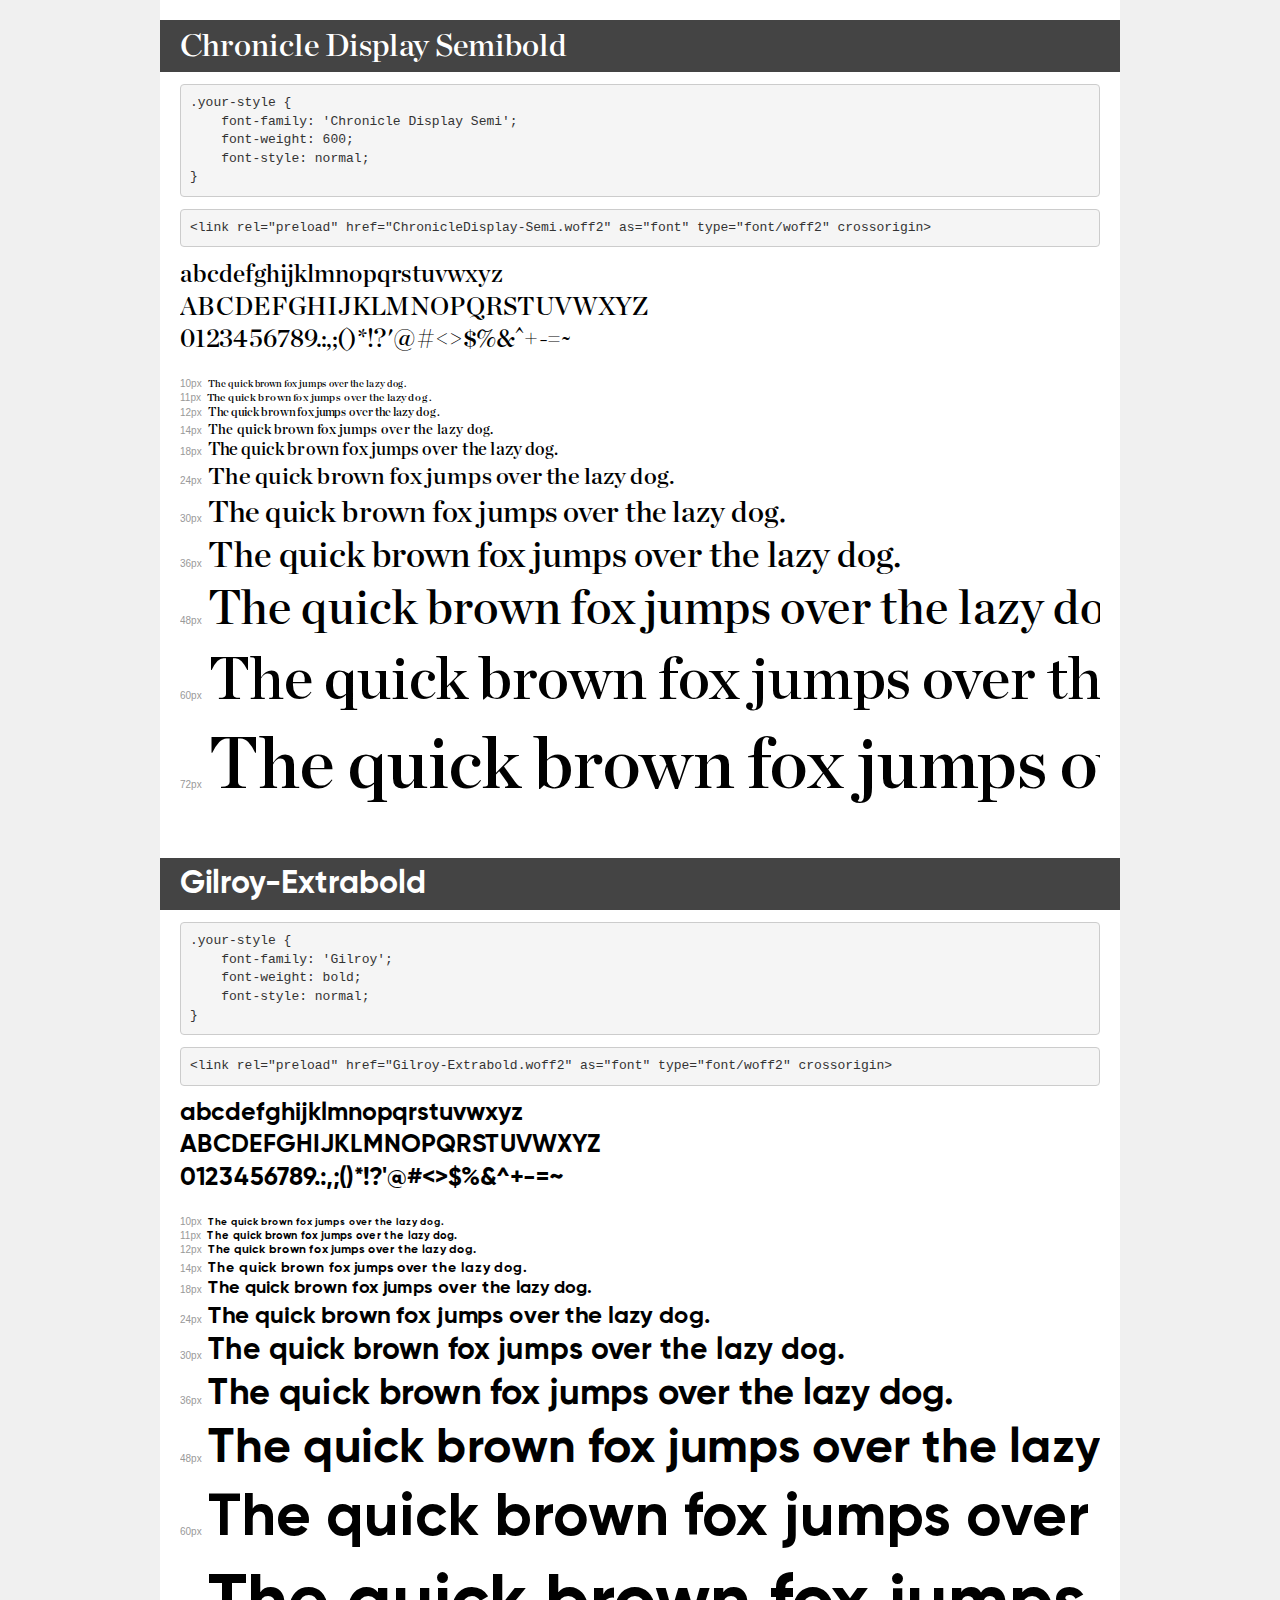
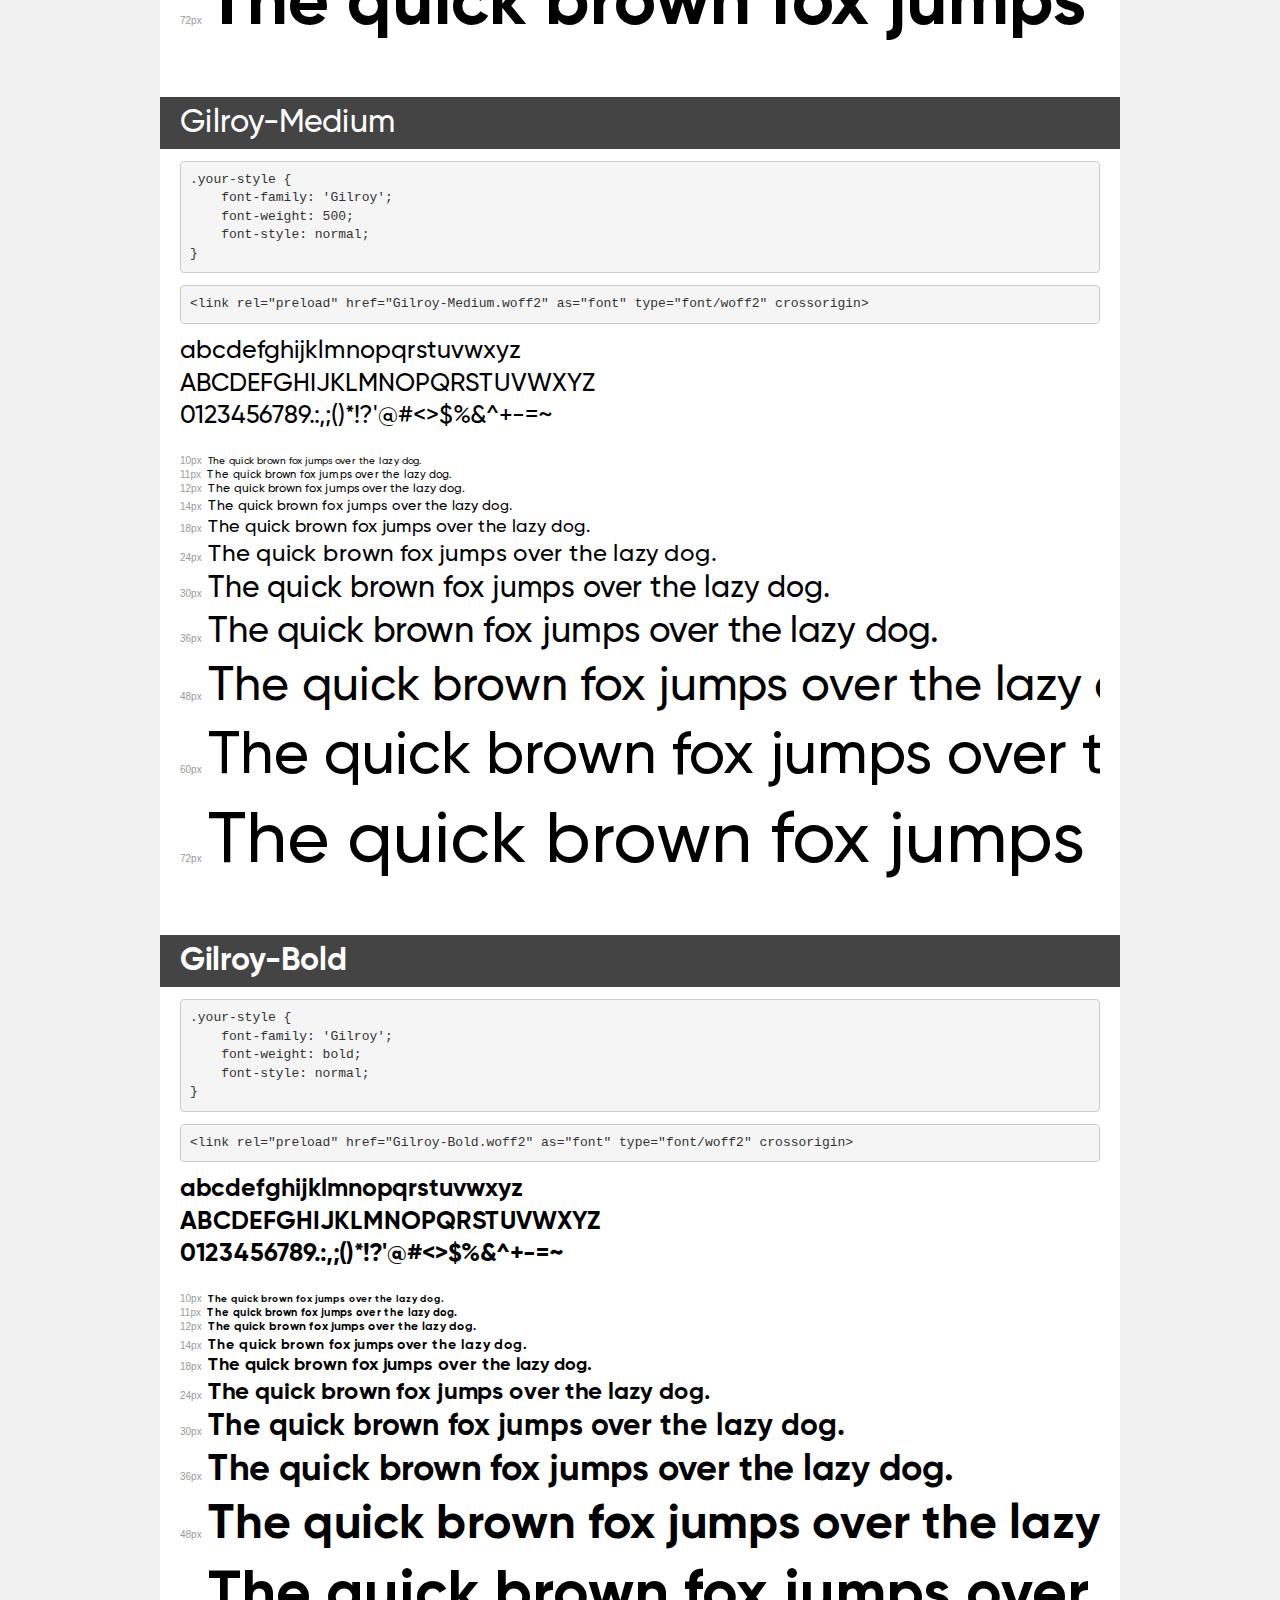
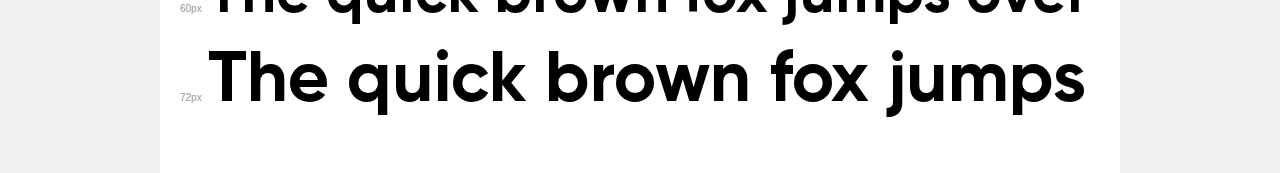
<file: source/fonts/demo.html>
<!DOCTYPE html>
<html lang="en">
<head>
    <meta charset="utf-8">
    <meta http-equiv="X-UA-Compatible" content="IE=edge">
    <meta name="viewport" content="width=device-width, initial-scale=1">
    <meta name="robots" content="noindex, noarchive">
    <meta name="format-detection" content="telephone=no">
    <title>Transfonter demo</title>
    <link href="stylesheet.css" rel="stylesheet">
    <style>
        /*
        http://meyerweb.com/eric/tools/css/reset/
        v2.0 | 20110126
        License: none (public domain)
        */
        html, body, div, span, applet, object, iframe,
        h1, h2, h3, h4, h5, h6, p, blockquote, pre,
        a, abbr, acronym, address, big, cite, code,
        del, dfn, em, img, ins, kbd, q, s, samp,
        small, strike, strong, sub, sup, tt, var,
        b, u, i, center,
        dl, dt, dd, ol, ul, li,
        fieldset, form, label, legend,
        table, caption, tbody, tfoot, thead, tr, th, td,
        article, aside, canvas, details, embed,
        figure, figcaption, footer, header, hgroup,
        menu, nav, output, ruby, section, summary,
        time, mark, audio, video {
            margin: 0;
            padding: 0;
            border: 0;
            font-size: 100%;
            font: inherit;
            vertical-align: baseline;
        }
        /* HTML5 display-role reset for older browsers */
        article, aside, details, figcaption, figure,
        footer, header, hgroup, menu, nav, section {
            display: block;
        }
        body {
            line-height: 1;
        }
        ol, ul {
            list-style: none;
        }
        blockquote, q {
            quotes: none;
        }
        blockquote:before, blockquote:after,
        q:before, q:after {
            content: '';
            content: none;
        }
        table {
            border-collapse: collapse;
            border-spacing: 0;
        }
        /* demo styles */
        body {
            background: #f0f0f0;
            color: #000;
        }
        .page {
            background: #fff;
            width: 920px;
            margin: 0 auto;
            padding: 20px 20px 0 20px;
            overflow: hidden;
        }
        .font-container {
            overflow-x: auto;
            overflow-y: hidden;
            margin-bottom: 40px;
            line-height: 1.3;
            white-space: nowrap;
            padding-bottom: 5px;
        }
        h1 {
            position: relative;
            background: #444;
            font-size: 32px;
            color: #fff;
            padding: 10px 20px;
            margin: 0 -20px 12px -20px;
        }
        .letters {
            font-size: 25px;
            margin-bottom: 20px;
        }
        .s10:before {
            content: '10px';
        }
        .s11:before {
            content: '11px';
        }
        .s12:before {
            content: '12px';
        }
        .s14:before {
            content: '14px';
        }
        .s18:before {
            content: '18px';
        }
        .s24:before {
            content: '24px';
        }
        .s30:before {
            content: '30px';
        }
        .s36:before {
            content: '36px';
        }
        .s48:before {
            content: '48px';
        }
        .s60:before {
            content: '60px';
        }
        .s72:before {
            content: '72px';
        }
        .s10:before, .s11:before, .s12:before, .s14:before,
        .s18:before, .s24:before, .s30:before, .s36:before,
        .s48:before, .s60:before, .s72:before {
            font-family: Arial, sans-serif;
            font-size: 10px;
            font-weight: normal;
            font-style: normal;
            color: #999;
            padding-right: 6px;
        }
        pre {
            display: block;
            padding: 9px;
            margin: 0 0 12px;
            font-family: Monaco, Menlo, Consolas, "Courier New", monospace;
            font-size: 13px;
            line-height: 1.428571429;
            color: #333;
            font-weight: normal;
            font-style: normal;
            background-color: #f5f5f5;
            border: 1px solid #ccc;
            overflow-x: auto;
            border-radius: 4px;
        }
        /* responsive */
        @media (max-width: 959px) {
            .page {
                width: auto;
                margin: 0;
            }
        }
    </style>
</head>
<body>
<div class="page">
    <div class="demo">
        <h1 style="font-family: 'Chronicle Display Semi'; font-weight: 600; font-style: normal;">Chronicle Display Semibold</h1>
        <pre title="Usage">.your-style {
    font-family: 'Chronicle Display Semi';
    font-weight: 600;
    font-style: normal;
}</pre>
        <pre title="Preload (optional)">
&lt;link rel=&quot;preload&quot; href=&quot;ChronicleDisplay-Semi.woff2&quot; as=&quot;font&quot; type=&quot;font/woff2&quot; crossorigin&gt;</pre>
        <div class="font-container" style="font-family: 'Chronicle Display Semi'; font-weight: 600; font-style: normal;">
            <p class="letters">
                abcdefghijklmnopqrstuvwxyz<br>
ABCDEFGHIJKLMNOPQRSTUVWXYZ<br>
                0123456789.:,;()*!?'@#&lt;&gt;$%&^+-=~
            </p>
            <p class="s10" style="font-size: 10px;">The quick brown fox jumps over the lazy dog.</p>
            <p class="s11" style="font-size: 11px;">The quick brown fox jumps over the lazy dog.</p>
            <p class="s12" style="font-size: 12px;">The quick brown fox jumps over the lazy dog.</p>
            <p class="s14" style="font-size: 14px;">The quick brown fox jumps over the lazy dog.</p>
            <p class="s18" style="font-size: 18px;">The quick brown fox jumps over the lazy dog.</p>
            <p class="s24" style="font-size: 24px;">The quick brown fox jumps over the lazy dog.</p>
            <p class="s30" style="font-size: 30px;">The quick brown fox jumps over the lazy dog.</p>
            <p class="s36" style="font-size: 36px;">The quick brown fox jumps over the lazy dog.</p>
            <p class="s48" style="font-size: 48px;">The quick brown fox jumps over the lazy dog.</p>
            <p class="s60" style="font-size: 60px;">The quick brown fox jumps over the lazy dog.</p>
            <p class="s72" style="font-size: 72px;">The quick brown fox jumps over the lazy dog.</p>
        </div>
    </div>

    <div class="demo">
        <h1 style="font-family: 'Gilroy'; font-weight: bold; font-style: normal;">Gilroy-Extrabold</h1>
        <pre title="Usage">.your-style {
    font-family: 'Gilroy';
    font-weight: bold;
    font-style: normal;
}</pre>
        <pre title="Preload (optional)">
&lt;link rel=&quot;preload&quot; href=&quot;Gilroy-Extrabold.woff2&quot; as=&quot;font&quot; type=&quot;font/woff2&quot; crossorigin&gt;</pre>
        <div class="font-container" style="font-family: 'Gilroy'; font-weight: bold; font-style: normal;">
            <p class="letters">
                abcdefghijklmnopqrstuvwxyz<br>
ABCDEFGHIJKLMNOPQRSTUVWXYZ<br>
                0123456789.:,;()*!?'@#&lt;&gt;$%&^+-=~
            </p>
            <p class="s10" style="font-size: 10px;">The quick brown fox jumps over the lazy dog.</p>
            <p class="s11" style="font-size: 11px;">The quick brown fox jumps over the lazy dog.</p>
            <p class="s12" style="font-size: 12px;">The quick brown fox jumps over the lazy dog.</p>
            <p class="s14" style="font-size: 14px;">The quick brown fox jumps over the lazy dog.</p>
            <p class="s18" style="font-size: 18px;">The quick brown fox jumps over the lazy dog.</p>
            <p class="s24" style="font-size: 24px;">The quick brown fox jumps over the lazy dog.</p>
            <p class="s30" style="font-size: 30px;">The quick brown fox jumps over the lazy dog.</p>
            <p class="s36" style="font-size: 36px;">The quick brown fox jumps over the lazy dog.</p>
            <p class="s48" style="font-size: 48px;">The quick brown fox jumps over the lazy dog.</p>
            <p class="s60" style="font-size: 60px;">The quick brown fox jumps over the lazy dog.</p>
            <p class="s72" style="font-size: 72px;">The quick brown fox jumps over the lazy dog.</p>
        </div>
    </div>

    <div class="demo">
        <h1 style="font-family: 'Gilroy'; font-weight: 500; font-style: normal;">Gilroy-Medium</h1>
        <pre title="Usage">.your-style {
    font-family: 'Gilroy';
    font-weight: 500;
    font-style: normal;
}</pre>
        <pre title="Preload (optional)">
&lt;link rel=&quot;preload&quot; href=&quot;Gilroy-Medium.woff2&quot; as=&quot;font&quot; type=&quot;font/woff2&quot; crossorigin&gt;</pre>
        <div class="font-container" style="font-family: 'Gilroy'; font-weight: 500; font-style: normal;">
            <p class="letters">
                abcdefghijklmnopqrstuvwxyz<br>
ABCDEFGHIJKLMNOPQRSTUVWXYZ<br>
                0123456789.:,;()*!?'@#&lt;&gt;$%&^+-=~
            </p>
            <p class="s10" style="font-size: 10px;">The quick brown fox jumps over the lazy dog.</p>
            <p class="s11" style="font-size: 11px;">The quick brown fox jumps over the lazy dog.</p>
            <p class="s12" style="font-size: 12px;">The quick brown fox jumps over the lazy dog.</p>
            <p class="s14" style="font-size: 14px;">The quick brown fox jumps over the lazy dog.</p>
            <p class="s18" style="font-size: 18px;">The quick brown fox jumps over the lazy dog.</p>
            <p class="s24" style="font-size: 24px;">The quick brown fox jumps over the lazy dog.</p>
            <p class="s30" style="font-size: 30px;">The quick brown fox jumps over the lazy dog.</p>
            <p class="s36" style="font-size: 36px;">The quick brown fox jumps over the lazy dog.</p>
            <p class="s48" style="font-size: 48px;">The quick brown fox jumps over the lazy dog.</p>
            <p class="s60" style="font-size: 60px;">The quick brown fox jumps over the lazy dog.</p>
            <p class="s72" style="font-size: 72px;">The quick brown fox jumps over the lazy dog.</p>
        </div>
    </div>

    <div class="demo">
        <h1 style="font-family: 'Gilroy'; font-weight: bold; font-style: normal;">Gilroy-Bold</h1>
        <pre title="Usage">.your-style {
    font-family: 'Gilroy';
    font-weight: bold;
    font-style: normal;
}</pre>
        <pre title="Preload (optional)">
&lt;link rel=&quot;preload&quot; href=&quot;Gilroy-Bold.woff2&quot; as=&quot;font&quot; type=&quot;font/woff2&quot; crossorigin&gt;</pre>
        <div class="font-container" style="font-family: 'Gilroy'; font-weight: bold; font-style: normal;">
            <p class="letters">
                abcdefghijklmnopqrstuvwxyz<br>
ABCDEFGHIJKLMNOPQRSTUVWXYZ<br>
                0123456789.:,;()*!?'@#&lt;&gt;$%&^+-=~
            </p>
            <p class="s10" style="font-size: 10px;">The quick brown fox jumps over the lazy dog.</p>
            <p class="s11" style="font-size: 11px;">The quick brown fox jumps over the lazy dog.</p>
            <p class="s12" style="font-size: 12px;">The quick brown fox jumps over the lazy dog.</p>
            <p class="s14" style="font-size: 14px;">The quick brown fox jumps over the lazy dog.</p>
            <p class="s18" style="font-size: 18px;">The quick brown fox jumps over the lazy dog.</p>
            <p class="s24" style="font-size: 24px;">The quick brown fox jumps over the lazy dog.</p>
            <p class="s30" style="font-size: 30px;">The quick brown fox jumps over the lazy dog.</p>
            <p class="s36" style="font-size: 36px;">The quick brown fox jumps over the lazy dog.</p>
            <p class="s48" style="font-size: 48px;">The quick brown fox jumps over the lazy dog.</p>
            <p class="s60" style="font-size: 60px;">The quick brown fox jumps over the lazy dog.</p>
            <p class="s72" style="font-size: 72px;">The quick brown fox jumps over the lazy dog.</p>
        </div>
    </div>

</div>
</body>
</html>
</file>
<file: source/fonts/stylesheet.css>
@font-face {
    font-family: 'Chronicle Display Semi';
    src: url('ChronicleDisplay-Semi.eot');
    src: url('ChronicleDisplay-Semi.eot?#iefix') format('embedded-opentype'),
        url('ChronicleDisplay-Semi.woff2') format('woff2'),
        url('ChronicleDisplay-Semi.woff') format('woff'),
        url('ChronicleDisplay-Semi.ttf') format('truetype'),
        url('ChronicleDisplay-Semi.svg#ChronicleDisplay-Semi') format('svg');
    font-weight: 600;
    font-style: normal;
    font-display: swap;
}

@font-face {
    font-family: 'Gilroy';
    src: url('Gilroy-Extrabold.eot');
    src: url('Gilroy-Extrabold.eot?#iefix') format('embedded-opentype'),
        url('Gilroy-Extrabold.woff2') format('woff2'),
        url('Gilroy-Extrabold.woff') format('woff'),
        url('Gilroy-Extrabold.ttf') format('truetype'),
        url('Gilroy-Extrabold.svg#Gilroy-Extrabold') format('svg');
    font-weight: bold;
    font-style: normal;
    font-display: swap;
}

@font-face {
    font-family: 'Gilroy';
    src: url('Gilroy-Medium.eot');
    src: url('Gilroy-Medium.eot?#iefix') format('embedded-opentype'),
        url('Gilroy-Medium.woff2') format('woff2'),
        url('Gilroy-Medium.woff') format('woff'),
        url('Gilroy-Medium.ttf') format('truetype'),
        url('Gilroy-Medium.svg#Gilroy-Medium') format('svg');
    font-weight: 500;
    font-style: normal;
    font-display: swap;
}

@font-face {
    font-family: 'Gilroy';
    src: url('Gilroy-Bold.eot');
    src: url('Gilroy-Bold.eot?#iefix') format('embedded-opentype'),
        url('Gilroy-Bold.woff2') format('woff2'),
        url('Gilroy-Bold.woff') format('woff'),
        url('Gilroy-Bold.ttf') format('truetype'),
        url('Gilroy-Bold.svg#Gilroy-Bold') format('svg');
    font-weight: bold;
    font-style: normal;
    font-display: swap;
}
</file>
